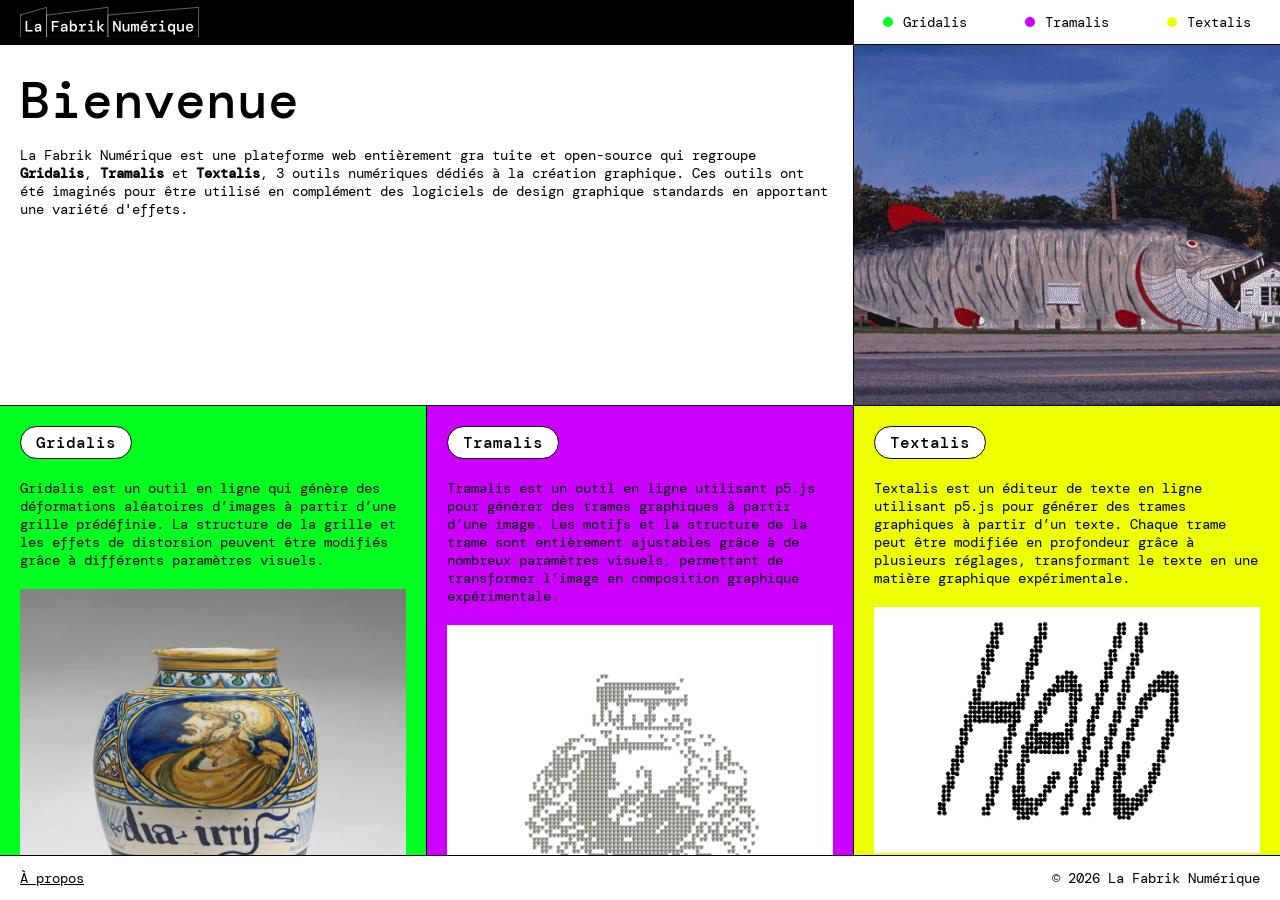
<file: index.html>
<!DOCTYPE html>
<html lang="fr">
<head>
  <meta charset="UTF-8" />
  <meta name="viewport" content="width=device-width, initial-scale=1.0"/>
  <title>La Fabrik Numérique</title>
  <link rel="icon" type="image/x-icon" href="img/Favicon-La-Fabrik-Numerique.svg">

  <link rel="stylesheet" href="reset.css">
    <link rel="stylesheet" href="styles.css">
    <link rel="preconnect" href="https://fonts.googleapis.com">
    <link rel="preconnect" href="https://fonts.gstatic.com" crossorigin>
    <link href="https://fonts.googleapis.com/css2?family=DM+Mono:ital,wght@0,300;0,400;0,500;1,300;1,400;1,500&display=swap" rel="stylesheet">

  <style>
    html, body {
      padding: 0;
      overflow: visible;
      width: 100%;
      height: 100%;
      background: white;
    }


    span {
        display: block;
        font-size: 14px;
    }

    

    a {
      text-decoration: none;
    }

    /* h3::before {
        content: '';
        display: inline-block;
        width: clamp(5px, 10px, 20px);
        height: clamp(5px, 10px, 20px);
        border-radius: 20px;
        border: 5px solid var(--black);
        background-color: transparent;
    } */

    #box1 {
        background-color: var(--green);
        border-top: 1px solid black;
    }

    #box2 {
        background-color: var(--purple);
        border: 1px solid black;
        border-bottom: none;
    }

    #box3 {
        background-color: var(--yellow);
        border-top: 1px solid black;
    }

    .box {
      /* width: 500px; */
      display: flex;
      flex-direction: column;
      gap: 20px;
      /* height: 100%; */
      overflow: scroll;
      /* position: absolute; */
      /* cursor: grab; */
      /* user-select: none; */
      z-index: 5;
      padding: 20px;
      /* box-shadow: 10px 5px 5px var(--green); */
      /* border-radius: 10px; */
      /* box-shadow: 0 10px 25px rgba(0,0,0,0.15); */
        

    }

    .img-container {
        width: 100%;
        display: flex;
        flex-direction: column;
        gap: 10px;
    }

    .img-container img {
    /* flex: 1; */  
    /* width: 0; */
    /* object-fit: cover; */
    } 

    /* .box:active   {
      cursor: grabbing;
      background-color: var(--dark-grey);
    } */

    #box-container {
        position: absolute;
        bottom: 5%;
        display: flex;
        flex-direction: row;
        /* gap: 20px; */
        width: 100%;
        height: 50vh;
    }


    #box-container > div {
    flex: 1;        /* 👉 même largeur */
    width: 0;       /* évite que le contenu casse l'équilibre */
    object-fit: cover; /* optionnel : évite déformation */
    }

    #homepage-informations {
        display: flex;
        flex-direction: row;
        /* gap: 20px;
        padding: 30px; */
        background-color: var(--white);
        height: 40vh;
    }

    #left-part {
        /* width: 50%; */
        flex: 2; 
    }

    #right-part {
        /* width: 30%; */
        flex: 1; 
        background-color: var(--white);
        overflow: hidden;
        border-left: 1px solid black;
    }

     #right-part img {
        width: 100%;
        height: 100%;
        object-fit: cover;
        /* mix-blend-mode: multiply; */
    }


  </style>
</head>

<body>

<header>
  <a href="index.html" class="logo">
    <svg viewBox="0 0 1970 339" version="1.1" xmlns="http://www.w3.org/2000/svg" xmlns:xlink="http://www.w3.org/1999/xlink" xml:space="preserve" xmlns:serif="http://www.serif.com/" style="fill-rule:evenodd;clip-rule:evenodd;stroke-linecap:round;stroke-miterlimit:1.5;">
          <g transform="matrix(1,0,0,1,-107.804105,-1451.975869)">
              <g transform="matrix(1,0,0,1,-780.661745,104.195165)">
                  <g transform="matrix(1,0,0,1,47.599738,0)">
                      <g transform="matrix(1.39383,0,0,0.135647,244.991637,1331.526086)">
                          <path d="M471.983,2109.515L471.983,1249.438L484.658,1249.438L484.658,1992.791L525.912,1992.791L525.912,2109.515L471.983,2109.515Z" style="fill:white;fill-rule:nonzero;"/>
                      </g>
                      <g transform="matrix(1.39383,0,0,0.135647,244.991637,1331.526086)">
                          <path d="M564.534,2124.26C559.831,2124.26 555.885,2115.864 552.696,2099.072C549.508,2082.28 547.116,2059.754 545.522,2031.494C543.928,2003.234 543.13,1972.313 543.13,1938.729C543.13,1878.933 545.263,1832.243 549.528,1798.659C553.792,1765.075 559.831,1748.283 567.643,1748.283L582.949,1748.283L582.949,1734.767C582.949,1643.026 578.803,1597.155 570.513,1597.155C567.085,1597.155 564.195,1604.732 561.844,1619.885C559.492,1635.039 557.918,1659.408 557.121,1692.992L544.446,1692.992C545.083,1629.101 547.774,1578.52 552.517,1541.25C557.26,1503.98 563.259,1485.345 570.513,1485.345C579.282,1485.345 585.659,1507.461 589.645,1551.694C593.631,1595.926 595.624,1656.951 595.624,1734.767L595.624,2109.515L584.862,2109.515L583.786,2019.822L582.949,2019.822C581.195,2048.491 579.003,2073.064 576.372,2093.543C573.741,2114.021 569.795,2124.26 564.534,2124.26ZM566.926,2014.907C572.107,2014.907 575.993,1998.729 578.584,1966.374C581.175,1934.019 582.59,1892.858 582.829,1842.891L568.958,1842.891C564.415,1842.891 561.206,1850.468 559.333,1865.622C557.459,1880.776 556.523,1901.868 556.523,1928.899C556.523,1955.93 557.459,1977.022 559.333,1992.176C561.206,2007.33 563.737,2014.907 566.926,2014.907Z" style="fill:white;fill-rule:nonzero;"/>
                      </g>
                  </g>
              </g>
              <g transform="matrix(1,0,0,1,-413.625984,104.195165)">
                  <g transform="matrix(1.39383,0,0,0.135647,-86.268862,1331.526086)">
                      <path d="M687.576,2109.515L687.576,1249.438L741.265,1249.438L741.265,1371.077L700.251,1371.077L700.251,1634.015L734.689,1634.015L734.689,1748.283L700.251,1748.283L700.251,2109.515L687.576,2109.515Z" style="fill:white;fill-rule:nonzero;"/>
                  </g>
                  <g transform="matrix(1.39383,0,0,0.135647,-86.268862,1331.526086)">
                      <path d="M779.768,2124.26C775.065,2124.26 771.119,2115.864 767.931,2099.072C764.742,2082.28 762.35,2059.754 760.756,2031.494C759.162,2003.234 758.365,1972.313 758.365,1938.729C758.365,1878.933 760.497,1832.243 764.762,1798.659C769.027,1765.075 775.065,1748.283 782.877,1748.283L798.183,1748.283L798.183,1734.767C798.183,1643.026 794.038,1597.155 785.747,1597.155C782.319,1597.155 779.43,1604.732 777.078,1619.885C774.726,1635.039 773.152,1659.408 772.355,1692.992L759.68,1692.992C760.318,1629.101 763.008,1578.52 767.751,1541.25C772.494,1503.98 778.493,1485.345 785.747,1485.345C794.516,1485.345 800.893,1507.461 804.879,1551.694C808.865,1595.926 810.858,1656.951 810.858,1734.767L810.858,2109.515L800.096,2109.515L799.02,2019.822L798.183,2019.822C796.429,2048.491 794.237,2073.064 791.606,2093.543C788.976,2114.021 785.03,2124.26 779.768,2124.26ZM782.16,2014.907C787.341,2014.907 791.228,1998.729 793.818,1966.374C796.409,1934.019 797.824,1892.858 798.063,1842.891L784.193,1842.891C779.649,1842.891 776.44,1850.468 774.567,1865.622C772.694,1880.776 771.757,1901.868 771.757,1928.899C771.757,1955.93 772.694,1977.022 774.567,1992.176C776.44,2007.33 778.971,2014.907 782.16,2014.907Z" style="fill:white;fill-rule:nonzero;"/>
                  </g>
                  <g transform="matrix(1.39383,0,0,0.135647,-86.268862,1331.526086)">
                      <path d="M860.123,2124.26C855.738,2124.26 852.051,2115.044 849.062,2096.614C846.073,2078.184 843.781,2052.586 842.186,2019.822L841.469,2019.822L840.393,2109.515L829.511,2109.515L829.511,1224.864L842.186,1224.864L842.186,1578.725C843.621,1554.151 845.893,1532.444 849.002,1513.604C852.111,1494.765 855.818,1485.345 860.123,1485.345C865.065,1485.345 869.489,1497.427 873.395,1521.591C877.301,1545.755 880.39,1581.592 882.662,1629.101C884.934,1676.61 886.07,1735.177 886.07,1804.802C886.07,1874.428 884.934,1932.995 882.662,1980.504C880.39,2028.013 877.301,2063.849 873.395,2088.013C869.489,2112.178 865.065,2124.26 860.123,2124.26ZM857.492,2000.163C862.036,2000.163 865.802,1983.985 868.792,1951.63C871.781,1919.274 873.276,1870.741 873.276,1806.031C873.276,1740.501 871.781,1691.354 868.792,1658.589C865.802,1625.824 862.036,1609.442 857.492,1609.442C852.948,1609.442 849.181,1625.619 846.192,1657.975C843.203,1690.33 841.708,1739.272 841.708,1804.802C841.708,1869.513 843.203,1918.251 846.192,1951.015C849.181,1983.78 852.948,2000.163 857.492,2000.163Z" style="fill:white;fill-rule:nonzero;"/>
                  </g>
                  <g transform="matrix(1.39383,0,0,0.135647,-86.268862,1331.526086)">
                      <path d="M901.974,2109.515L901.974,1996.477L916.442,1996.477L916.442,1653.674C916.442,1626.643 915.167,1613.128 912.616,1613.128L903.169,1613.128L903.169,1500.089L917.399,1500.089C920.667,1500.089 923.338,1509.714 925.41,1528.963C927.483,1548.212 928.519,1575.039 928.519,1609.442L928.519,1624.186L929.117,1624.186C929.994,1578.315 931.887,1543.707 934.797,1520.362C937.707,1497.017 941.951,1485.345 947.532,1485.345L956.739,1485.345L956.739,1622.957L943.825,1622.957C939.121,1622.957 935.494,1639.749 932.943,1673.333C930.393,1706.917 929.117,1747.054 929.117,1793.744L929.117,1996.477L947.532,1996.477L947.532,2109.515L901.974,2109.515Z" style="fill:white;fill-rule:nonzero;"/>
                  </g>
                  <g transform="matrix(1.39383,0,0,0.135647,-86.268862,1331.526086)">
                      <path d="M999.188,1406.709C996.398,1406.709 994.066,1397.494 992.193,1379.064C990.319,1360.634 989.383,1337.903 989.383,1310.872C989.383,1283.841 990.319,1261.315 992.193,1243.294C994.066,1225.274 996.398,1216.263 999.188,1216.263C1002.058,1216.263 1004.429,1225.274 1006.302,1243.294C1008.176,1261.315 1009.112,1283.841 1009.112,1310.872C1009.112,1337.903 1008.176,1360.634 1006.302,1379.064C1004.429,1397.494 1002.058,1406.709 999.188,1406.709ZM975.392,2109.515L975.392,1996.477L994.046,1996.477L994.046,1653.674C994.046,1626.643 992.771,1613.128 990.22,1613.128L977.066,1613.128L977.066,1500.089L992.492,1500.089C997.434,1500.089 1001.041,1511.761 1003.313,1535.106C1005.585,1558.451 1006.721,1595.517 1006.721,1646.302L1006.721,1996.477L1025.375,1996.477L1025.375,2109.515L975.392,2109.515Z" style="fill:white;fill-rule:nonzero;"/>
                  </g>
                  <g transform="matrix(1.39383,0,0,0.135647,-86.268862,1331.526086)">
                      <path d="M1047.974,2109.515L1047.974,1224.864L1060.649,1224.864L1060.649,1755.655L1083.368,1500.089L1099.272,1500.089L1074.52,1770.399L1074.52,1780.229L1102.5,2109.515L1087.075,2109.515L1060.649,1796.201L1060.649,2109.515L1047.974,2109.515Z" style="fill:white;fill-rule:nonzero;"/>
                  </g>
              </g>
              <g transform="matrix(1,0,0,1,-135.558071,104.195165)">
                  <g transform="matrix(1.39383,0,0,0.135647,-383.894846,1331.526086)">
                      <path d="M1185.844,2109.515L1185.844,1249.438L1198.279,1249.438L1233.315,1879.752L1233.315,1249.438L1245.392,1249.438L1245.392,2109.515L1232.956,2109.515L1197.921,1479.201L1197.921,2109.515L1185.844,2109.515Z" style="fill:white;fill-rule:nonzero;"/>
                  </g>
                  <g transform="matrix(1.39383,0,0,0.135647,-383.894846,1331.526086)">
                      <path d="M1282.101,2124.26C1274.927,2124.26 1269.486,2101.529 1265.779,2056.068C1262.072,2010.606 1260.219,1944.462 1260.219,1857.636L1260.219,1500.089L1272.894,1500.089L1272.894,1841.663C1272.894,1891.629 1273.95,1930.742 1276.063,1959.002C1278.175,1987.261 1281.424,2001.391 1285.808,2001.391C1290.192,2001.391 1293.859,1986.238 1296.809,1955.93C1299.758,1925.623 1301.233,1881.8 1301.233,1824.461L1301.233,1500.089L1313.908,1500.089L1313.908,2109.515L1302.907,2109.515L1301.831,2018.593L1301.233,2018.593C1299.639,2048.081 1297.168,2073.064 1293.82,2093.543C1290.471,2114.021 1286.565,2124.26 1282.101,2124.26Z" style="fill:white;fill-rule:nonzero;"/>
                  </g>
                  <g transform="matrix(1.39383,0,0,0.135647,-383.894846,1331.526086)">
                      <path d="M1326.224,2109.515L1326.224,1500.089L1336.747,1500.089L1337.823,1571.353L1338.421,1571.353C1339.457,1545.96 1341.052,1525.277 1343.204,1509.304C1345.356,1493.331 1347.907,1485.345 1350.857,1485.345C1353.726,1485.345 1356.237,1492.717 1358.39,1507.461C1360.542,1522.205 1362.136,1543.502 1363.173,1571.353L1363.651,1571.353C1364.687,1546.779 1366.322,1526.301 1368.554,1509.918C1370.786,1493.536 1373.536,1485.345 1376.804,1485.345C1381.189,1485.345 1384.517,1500.089 1386.789,1529.577C1389.061,1559.066 1390.197,1600.431 1390.197,1653.674L1390.197,2109.515L1378,2109.515L1378,1679.477C1378,1654.903 1377.502,1635.449 1376.505,1621.114C1375.509,1606.78 1373.935,1599.612 1371.782,1599.612C1369.63,1599.612 1367.856,1608.213 1366.461,1625.415C1365.066,1642.616 1364.369,1666.78 1364.369,1697.907L1364.369,2109.515L1352.052,2109.515L1352.052,1679.477C1352.052,1654.903 1351.574,1635.449 1350.617,1621.114C1349.661,1606.78 1348.106,1599.612 1345.954,1599.612C1343.802,1599.612 1342.008,1608.213 1340.573,1625.415C1339.138,1642.616 1338.421,1666.78 1338.421,1697.907L1338.421,2109.515L1326.224,2109.515Z" style="fill:white;fill-rule:nonzero;"/>
                  </g>
                  <g transform="matrix(1.39383,0,0,0.135647,-383.894846,1331.526086)">
                      <path d="M1431.569,2124.26C1425.83,2124.26 1420.768,2110.949 1416.383,2084.327C1411.999,2057.706 1408.571,2020.641 1406.1,1973.132C1403.629,1925.623 1402.393,1870.332 1402.393,1807.26C1402.393,1743.368 1403.609,1687.258 1406.04,1638.93C1408.472,1590.602 1411.899,1552.922 1416.324,1525.891C1420.748,1498.86 1425.87,1485.345 1431.689,1485.345C1437.429,1485.345 1442.371,1498.656 1446.516,1525.277C1450.662,1551.898 1453.87,1587.325 1456.142,1631.558C1458.414,1675.791 1459.55,1724.528 1459.55,1777.771L1459.55,1804.188C1459.55,1813.608 1459.51,1824.052 1459.43,1835.519L1414.829,1835.519C1415.228,1892.039 1417.021,1934.838 1420.21,1963.917C1423.399,1992.995 1427.145,2007.535 1431.45,2007.535C1435.197,2007.535 1438.166,1999.548 1440.358,1983.575C1442.55,1967.603 1444.165,1945.691 1445.201,1917.841L1457.995,1917.841C1456.561,1975.999 1453.571,2024.941 1449.027,2064.668C1444.484,2104.396 1438.664,2124.26 1431.569,2124.26ZM1431.569,1598.384C1427.663,1598.384 1424.196,1610.466 1421.166,1634.63C1418.137,1658.794 1416.184,1692.583 1415.307,1735.996L1446.875,1735.996C1446.556,1695.04 1445.002,1661.865 1442.212,1636.473C1439.422,1611.08 1435.874,1598.384 1431.569,1598.384ZM1424.395,1453.399L1424.395,1342.818L1450.462,1203.977L1450.462,1325.616L1424.395,1453.399Z" style="fill:white;fill-rule:nonzero;"/>
                  </g>
                  <g transform="matrix(1.39383,0,0,0.135647,-383.894846,1331.526086)">
                      <path d="M1475.932,2109.515L1475.932,1996.477L1490.4,1996.477L1490.4,1653.674C1490.4,1626.643 1489.125,1613.128 1486.574,1613.128L1477.127,1613.128L1477.127,1500.089L1491.357,1500.089C1494.625,1500.089 1497.296,1509.714 1499.368,1528.963C1501.441,1548.212 1502.477,1575.039 1502.477,1609.442L1502.477,1624.186L1503.075,1624.186C1503.952,1578.315 1505.845,1543.707 1508.755,1520.362C1511.665,1497.017 1515.909,1485.345 1521.49,1485.345L1530.697,1485.345L1530.697,1622.957L1517.783,1622.957C1513.079,1622.957 1509.452,1639.749 1506.901,1673.333C1504.351,1706.917 1503.075,1747.054 1503.075,1793.744L1503.075,1996.477L1521.49,1996.477L1521.49,2109.515L1475.932,2109.515Z" style="fill:white;fill-rule:nonzero;"/>
                  </g>
                  <g transform="matrix(1.39383,0,0,0.135647,-383.894846,1331.526086)">
                      <path d="M1573.146,1406.709C1570.356,1406.709 1568.024,1397.494 1566.151,1379.064C1564.277,1360.634 1563.341,1337.903 1563.341,1310.872C1563.341,1283.841 1564.277,1261.315 1566.151,1243.294C1568.024,1225.274 1570.356,1216.263 1573.146,1216.263C1576.016,1216.263 1578.387,1225.274 1580.26,1243.294C1582.134,1261.315 1583.07,1283.841 1583.07,1310.872C1583.07,1337.903 1582.134,1360.634 1580.26,1379.064C1578.387,1397.494 1576.016,1406.709 1573.146,1406.709ZM1549.35,2109.515L1549.35,1996.477L1568.004,1996.477L1568.004,1653.674C1568.004,1626.643 1566.729,1613.128 1564.178,1613.128L1551.024,1613.128L1551.024,1500.089L1566.45,1500.089C1571.392,1500.089 1574.999,1511.761 1577.271,1535.106C1579.543,1558.451 1580.679,1595.517 1580.679,1646.302L1580.679,1996.477L1599.333,1996.477L1599.333,2109.515L1549.35,2109.515Z" style="fill:white;fill-rule:nonzero;"/>
                  </g>
                  <g transform="matrix(1.39383,0,0,0.135647,-383.894846,1331.526086)">
                      <path d="M1661.87,2379.825L1661.87,2030.88C1660.355,2056.272 1658.203,2078.184 1655.413,2096.614C1652.623,2115.044 1648.916,2124.26 1644.293,2124.26C1639.43,2124.26 1634.986,2112.178 1630.96,2088.013C1626.934,2063.849 1623.746,2028.013 1621.394,1980.504C1619.042,1932.995 1617.867,1874.428 1617.867,1804.802C1617.867,1734.358 1619.042,1675.586 1621.394,1628.486C1623.746,1581.387 1626.875,1545.755 1630.781,1521.591C1634.687,1497.427 1638.912,1485.345 1643.456,1485.345C1648.159,1485.345 1651.985,1494.56 1654.935,1512.99C1657.884,1531.42 1660.196,1556.199 1661.87,1587.325L1662.588,1587.325L1663.664,1500.089L1674.545,1500.089L1674.545,2379.825L1661.87,2379.825ZM1646.565,2000.163C1651.108,2000.163 1654.875,1983.78 1657.864,1951.015C1660.854,1918.251 1662.348,1869.513 1662.348,1804.802C1662.348,1739.272 1660.854,1690.33 1657.864,1657.975C1654.875,1625.619 1651.108,1609.442 1646.565,1609.442C1642.021,1609.442 1638.254,1625.415 1635.265,1657.36C1632.275,1689.306 1630.781,1738.044 1630.781,1803.573C1630.781,1869.103 1632.275,1918.251 1635.265,1951.015C1638.254,1983.78 1642.021,2000.163 1646.565,2000.163Z" style="fill:white;fill-rule:nonzero;"/>
                  </g>
                  <g transform="matrix(1.39383,0,0,0.135647,-383.894846,1331.526086)">
                      <path d="M1712.57,2124.26C1705.395,2124.26 1699.955,2101.529 1696.248,2056.068C1692.541,2010.606 1690.688,1944.462 1690.688,1857.636L1690.688,1500.089L1703.362,1500.089L1703.362,1841.663C1703.362,1891.629 1704.419,1930.742 1706.531,1959.002C1708.644,1987.261 1711.892,2001.391 1716.277,2001.391C1720.661,2001.391 1724.328,1986.238 1727.277,1955.93C1730.227,1925.623 1731.702,1881.8 1731.702,1824.461L1731.702,1500.089L1744.377,1500.089L1744.377,2109.515L1733.376,2109.515L1732.3,2018.593L1731.702,2018.593C1730.107,2048.081 1727.636,2073.064 1724.288,2093.543C1720.94,2114.021 1717.034,2124.26 1712.57,2124.26Z" style="fill:white;fill-rule:nonzero;"/>
                  </g>
                  <g transform="matrix(1.39383,0,0,0.135647,-383.894846,1331.526086)">
                      <path d="M1790.293,2124.26C1784.554,2124.26 1779.492,2110.949 1775.107,2084.327C1770.723,2057.706 1767.295,2020.641 1764.824,1973.132C1762.353,1925.623 1761.117,1870.332 1761.117,1807.26C1761.117,1743.368 1762.333,1687.258 1764.764,1638.93C1767.195,1590.602 1770.623,1552.922 1775.047,1525.891C1779.472,1498.86 1784.593,1485.345 1790.413,1485.345C1796.152,1485.345 1801.095,1498.656 1805.24,1525.277C1809.385,1551.898 1812.594,1587.325 1814.866,1631.558C1817.138,1675.791 1818.274,1724.528 1818.274,1777.771L1818.274,1804.188C1818.274,1813.608 1818.234,1824.052 1818.154,1835.519L1773.553,1835.519C1773.951,1892.039 1775.745,1934.838 1778.934,1963.917C1782.122,1992.995 1785.869,2007.535 1790.174,2007.535C1793.92,2007.535 1796.89,1999.548 1799.082,1983.575C1801.274,1967.603 1802.888,1945.691 1803.925,1917.841L1816.719,1917.841C1815.284,1975.999 1812.295,2024.941 1807.751,2064.668C1803.207,2104.396 1797.388,2124.26 1790.293,2124.26ZM1790.293,1598.384C1786.387,1598.384 1782.919,1610.466 1779.89,1634.63C1776.861,1658.794 1774.908,1692.583 1774.031,1735.996L1805.599,1735.996C1805.28,1695.04 1803.725,1661.865 1800.935,1636.473C1798.145,1611.08 1794.598,1598.384 1790.293,1598.384Z" style="fill:white;fill-rule:nonzero;"/>
                  </g>
              </g>
              <g transform="matrix(1,0,0,1,24.664698,461.678645)">
                  <path d="M86.895,1079.023L86.895,1324.693L375.571,1324.693L375.571,994.053L86.895,1079.023Z" style="fill:none;stroke:white;stroke-width:4.17px;"/>
              </g>
              <g transform="matrix(1,0,0,1,-157.333333,461.678645)">
                  <path d="M557.569,1079.023L557.569,1324.693L1232.908,1324.693L1232.908,994.053L557.569,1079.023Z" style="fill:none;stroke:white;stroke-width:4.17px;"/>
              </g>
              <g transform="matrix(1,0,0,1,-157.333333,461.678645)">
                  <path d="M1232.908,1324.693L1232.908,1079.023L2230.538,994.053L2230.538,1324.693L1232.908,1324.693Z" style="fill:none;stroke:white;stroke-width:4.17px;"/>
              </g>
          </g>
    </svg>
  </a>
  <div id="navigation">
  <div class="divider"></div>
    <a href="Gridalis.html">Gridalis</a>
  <div class="divider"></div>
    <a href="Tramalis.html">Tramalis</a>
  <div class="divider"></div>
    <a href="Textalis.html">Textalis</a>
  </div>
</header>

    <div id="homepage-informations">
        <div id="left-part">
            <div class="inner">
                <h1>Bienvenue</h1>
                <p>La Fabrik Numérique est une plateforme web entièrement gra tuite et open-source qui regroupe <strong>Gridalis</strong>, <strong>Tramalis</strong> et <strong>Textalis</strong>, 3 outils numériques dédiés à la création graphique. Ces outils ont été imaginés pour être utilisé en complément des logiciels de design graphique standards en apportant une variété d'effets.</p>            
              </div>
        </div>
        <div id="right-part">
          <!-- <video src="img/Video-Presentation-La-Fabrik-Numerique.mp4"></video> -->
            <img src="img/Video-Presentation-La-Fabrik-Numerique.gif">
        </div>
    </div>


    <div id="box-container">
  <div class="box" id="box1">
    <a href="Gridalis.html">
      <h3>Gridalis</h3>
    </a>
    <p>Gridalis est un outil en ligne qui génère des déformations aléatoires d’images à partir d’une grille prédéfinie. La structure de la grille et les effets de distorsion peuvent être modifiés grâce à différents paramètres visuels.</p>
    <div class="img-container">
        <img src="img/Image-presentation-gridalis.png" alt="">
    </div>
    <ul>
      <li>Importer un image pour commencer à créer [.jpg, .png, ou .tiff].</li>
      <li>Définir les paramètres de la grille.</li>
      <li>Fusionner les cellules souhaitées.</li>
      <li>Définir la force de la déformation.</li>
      <li>Appliquer la déformation aléatoire de la grille.</li>
      <li>Exporter le résultat en PNG.</li>

    </ul>
    <a href="Gridalis.html">
        <button class="btn btn1">Essayer l'outil</button>
    </a>
</div>
  <div class="box" id="box2">
    <a href="Tramalis.html">
      <h3>Tramalis</h3>
    </a>
    <p>Tramalis est un outil en ligne utilisant p5.js pour générer des trames graphiques à partir d’une image. Les motifs et la structure de la trame sont entièrement ajustables grâce à de nombreux paramètres visuels, permettant de transformer l’image en composition graphique expérimentale.</p>
    <div class="img-container">
        <img src="img/Image-presentation-tramalis.png" alt="">
    </div>
    <ul>
      <li>Importer un image pour commencer à créer [.jpg, .png, ou .tiff].</li>
      <li>Choisir le motif de la trame.</li>
      <li>Définir les paramètres du motif.</li> 
      <li>Exporter le résultat en PNG ou en SVG.</li>
    </ul>
    <a href="Tramalis.html">
        <button class="btn btn1">Essayer l'outil</button>
    </a>
  </div>
  <div class="box" id="box3">
    <a href="Textalis.html">
      <h3>Textalis</h3>
    </a>
    <p>Textalis est un éditeur de texte en ligne utilisant p5.js pour générer des trames graphiques à partir d’un texte. Chaque trame peut être modifiée en profondeur grâce à plusieurs réglages, transformant le texte en une matière graphique expérimentale.</p>
    <div class="img-container">
        <img src="img/Image-presentation-textalis.png" alt="">
    </div>
    <ul>
      <li>Écrire le texte souhaité.</li>  
      <li>Choisir le style de la police ou importer une police personnalisée.</li>
      <li>Définir les paramètres de la police.</li>
      <li>Choisir le motif de la trame.</li>
      <li>Définir les paramètres du motif.</li>
      <li>Exporter le résultat en PNG ou en SVG.</li>
    </ul>
    <a href="Textalis.html">
        <button class="btn btn1">Essayer l'outil</button>
    </a>
  </div>
  </div>

  <footer>
    <a href="about.html">À propos</a>
    <p>© 2026 La Fabrik Numérique</p>
  </footer>

  <!-- <script>
    const boxes = document.querySelectorAll(".box");

    let zIndexCounter = 1;

    boxes.forEach(box => {
    box.addEventListener("mousedown", () => {
        zIndexCounter++;
        box.style.zIndex = zIndexCounter; // 👉 toujours au-dessus des autres
    });
    });

    function randomPosition(el) {
  const padding = 0; // 👉 important pour collage parfait

  const x = Math.random() * (window.innerWidth - el.offsetWidth);

  // 👉 forcer exactement le bas du viewport
  const y = window.innerHeight - el.getBoundingClientRect().height;

  el.style.left = x + "px";
  el.style.top = y + "px";
}

    boxes.forEach(box => {
      randomPosition(box);

      let offsetX, offsetY, isDragging = false;

      box.addEventListener("mousedown", (e) => {
        isDragging = true;
        offsetX = e.clientX - box.offsetLeft;
        offsetY = e.clientY - box.offsetTop;
      });

      document.addEventListener("mousemove", (e) => {
        if (!isDragging) return;

        let x = e.clientX - offsetX;
        let y = e.clientY - offsetY;

        // limites écran
        x = Math.max(0, Math.min(window.innerWidth - box.offsetWidth, x));
        y = Math.max(0, Math.min(window.innerHeight - box.offsetHeight, y));

        box.style.left = x + "px";
        box.style.top = y + "px";
      });

      document.addEventListener("mouseup", () => {
        isDragging = false;
      });

      // support tactile
      box.addEventListener("touchstart", (e) => {
        isDragging = true;
        const touch = e.touches[0];
        offsetX = touch.clientX - box.offsetLeft;
        offsetY = touch.clientY - box.offsetTop;
      });

      document.addEventListener("touchmove", (e) => {
        if (!isDragging) return;

        const touch = e.touches[0];
        let x = touch.clientX - offsetX;
        let y = touch.clientY - offsetY;

        x = Math.max(0, Math.min(window.innerWidth - box.offsetWidth, x));
        y = Math.max(0, Math.min(window.innerHeight - box.offsetHeight, y));

        box.style.left = x + "px";
        box.style.top = y + "px";
      });

      document.addEventListener("touchend", () => {
        isDragging = false;
      });
    });

    window.addEventListener("resize", () => {
      boxes.forEach(randomPosition);
    });


    
  </script> -->

</body>
</html>
</file>
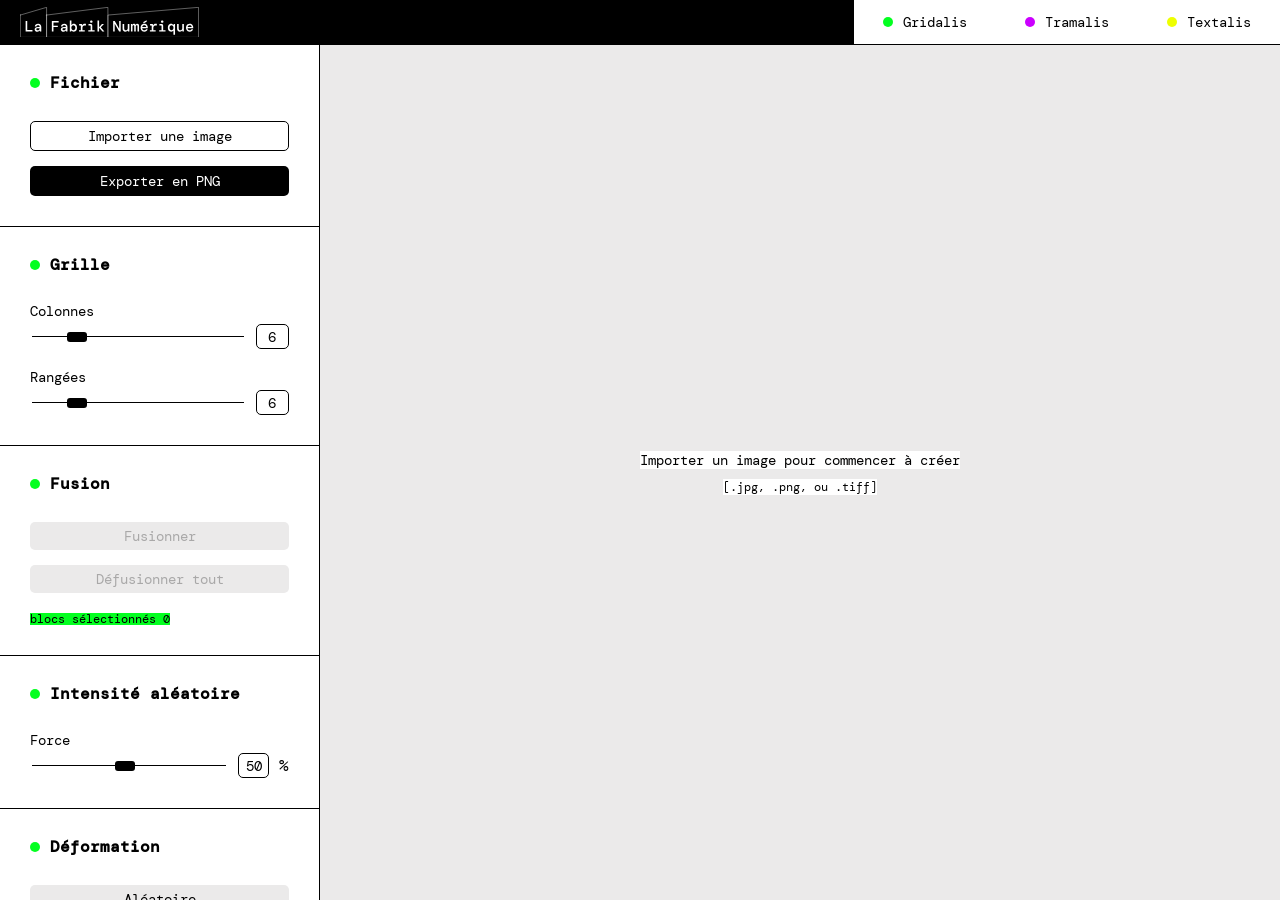
<file: Gridalis.html>
<!DOCTYPE html>
<html lang="fr">
<head>
<meta charset="UTF-8">
<meta name="viewport" content="width=device-width, initial-scale=1.0">
<title>Gridalis</title>
<link rel="icon" type="image/x-icon" href="img/Favicon-La-Fabrik-Numerique.svg">
<link rel="stylesheet" href="reset.css">
<link rel="stylesheet" href="styles.css">
<link rel="preconnect" href="https://fonts.googleapis.com">
<link rel="preconnect" href="https://fonts.gstatic.com" crossorigin>
<link href="https://fonts.googleapis.com/css2?family=DM+Mono:ital,wght@0,300;0,400;0,500;1,300;1,400;1,500&display=swap" rel="stylesheet">
</head>
<body>



<header>
  <a href="index.html" class="logo">
    <svg viewBox="0 0 1970 339" version="1.1" xmlns="http://www.w3.org/2000/svg" xmlns:xlink="http://www.w3.org/1999/xlink" xml:space="preserve" xmlns:serif="http://www.serif.com/" style="fill-rule:evenodd;clip-rule:evenodd;stroke-linecap:round;stroke-miterlimit:1.5;">
          <g transform="matrix(1,0,0,1,-107.804105,-1451.975869)">
              <g transform="matrix(1,0,0,1,-780.661745,104.195165)">
                  <g transform="matrix(1,0,0,1,47.599738,0)">
                      <g transform="matrix(1.39383,0,0,0.135647,244.991637,1331.526086)">
                          <path d="M471.983,2109.515L471.983,1249.438L484.658,1249.438L484.658,1992.791L525.912,1992.791L525.912,2109.515L471.983,2109.515Z" style="fill:white;fill-rule:nonzero;"/>
                      </g>
                      <g transform="matrix(1.39383,0,0,0.135647,244.991637,1331.526086)">
                          <path d="M564.534,2124.26C559.831,2124.26 555.885,2115.864 552.696,2099.072C549.508,2082.28 547.116,2059.754 545.522,2031.494C543.928,2003.234 543.13,1972.313 543.13,1938.729C543.13,1878.933 545.263,1832.243 549.528,1798.659C553.792,1765.075 559.831,1748.283 567.643,1748.283L582.949,1748.283L582.949,1734.767C582.949,1643.026 578.803,1597.155 570.513,1597.155C567.085,1597.155 564.195,1604.732 561.844,1619.885C559.492,1635.039 557.918,1659.408 557.121,1692.992L544.446,1692.992C545.083,1629.101 547.774,1578.52 552.517,1541.25C557.26,1503.98 563.259,1485.345 570.513,1485.345C579.282,1485.345 585.659,1507.461 589.645,1551.694C593.631,1595.926 595.624,1656.951 595.624,1734.767L595.624,2109.515L584.862,2109.515L583.786,2019.822L582.949,2019.822C581.195,2048.491 579.003,2073.064 576.372,2093.543C573.741,2114.021 569.795,2124.26 564.534,2124.26ZM566.926,2014.907C572.107,2014.907 575.993,1998.729 578.584,1966.374C581.175,1934.019 582.59,1892.858 582.829,1842.891L568.958,1842.891C564.415,1842.891 561.206,1850.468 559.333,1865.622C557.459,1880.776 556.523,1901.868 556.523,1928.899C556.523,1955.93 557.459,1977.022 559.333,1992.176C561.206,2007.33 563.737,2014.907 566.926,2014.907Z" style="fill:white;fill-rule:nonzero;"/>
                      </g>
                  </g>
              </g>
              <g transform="matrix(1,0,0,1,-413.625984,104.195165)">
                  <g transform="matrix(1.39383,0,0,0.135647,-86.268862,1331.526086)">
                      <path d="M687.576,2109.515L687.576,1249.438L741.265,1249.438L741.265,1371.077L700.251,1371.077L700.251,1634.015L734.689,1634.015L734.689,1748.283L700.251,1748.283L700.251,2109.515L687.576,2109.515Z" style="fill:white;fill-rule:nonzero;"/>
                  </g>
                  <g transform="matrix(1.39383,0,0,0.135647,-86.268862,1331.526086)">
                      <path d="M779.768,2124.26C775.065,2124.26 771.119,2115.864 767.931,2099.072C764.742,2082.28 762.35,2059.754 760.756,2031.494C759.162,2003.234 758.365,1972.313 758.365,1938.729C758.365,1878.933 760.497,1832.243 764.762,1798.659C769.027,1765.075 775.065,1748.283 782.877,1748.283L798.183,1748.283L798.183,1734.767C798.183,1643.026 794.038,1597.155 785.747,1597.155C782.319,1597.155 779.43,1604.732 777.078,1619.885C774.726,1635.039 773.152,1659.408 772.355,1692.992L759.68,1692.992C760.318,1629.101 763.008,1578.52 767.751,1541.25C772.494,1503.98 778.493,1485.345 785.747,1485.345C794.516,1485.345 800.893,1507.461 804.879,1551.694C808.865,1595.926 810.858,1656.951 810.858,1734.767L810.858,2109.515L800.096,2109.515L799.02,2019.822L798.183,2019.822C796.429,2048.491 794.237,2073.064 791.606,2093.543C788.976,2114.021 785.03,2124.26 779.768,2124.26ZM782.16,2014.907C787.341,2014.907 791.228,1998.729 793.818,1966.374C796.409,1934.019 797.824,1892.858 798.063,1842.891L784.193,1842.891C779.649,1842.891 776.44,1850.468 774.567,1865.622C772.694,1880.776 771.757,1901.868 771.757,1928.899C771.757,1955.93 772.694,1977.022 774.567,1992.176C776.44,2007.33 778.971,2014.907 782.16,2014.907Z" style="fill:white;fill-rule:nonzero;"/>
                  </g>
                  <g transform="matrix(1.39383,0,0,0.135647,-86.268862,1331.526086)">
                      <path d="M860.123,2124.26C855.738,2124.26 852.051,2115.044 849.062,2096.614C846.073,2078.184 843.781,2052.586 842.186,2019.822L841.469,2019.822L840.393,2109.515L829.511,2109.515L829.511,1224.864L842.186,1224.864L842.186,1578.725C843.621,1554.151 845.893,1532.444 849.002,1513.604C852.111,1494.765 855.818,1485.345 860.123,1485.345C865.065,1485.345 869.489,1497.427 873.395,1521.591C877.301,1545.755 880.39,1581.592 882.662,1629.101C884.934,1676.61 886.07,1735.177 886.07,1804.802C886.07,1874.428 884.934,1932.995 882.662,1980.504C880.39,2028.013 877.301,2063.849 873.395,2088.013C869.489,2112.178 865.065,2124.26 860.123,2124.26ZM857.492,2000.163C862.036,2000.163 865.802,1983.985 868.792,1951.63C871.781,1919.274 873.276,1870.741 873.276,1806.031C873.276,1740.501 871.781,1691.354 868.792,1658.589C865.802,1625.824 862.036,1609.442 857.492,1609.442C852.948,1609.442 849.181,1625.619 846.192,1657.975C843.203,1690.33 841.708,1739.272 841.708,1804.802C841.708,1869.513 843.203,1918.251 846.192,1951.015C849.181,1983.78 852.948,2000.163 857.492,2000.163Z" style="fill:white;fill-rule:nonzero;"/>
                  </g>
                  <g transform="matrix(1.39383,0,0,0.135647,-86.268862,1331.526086)">
                      <path d="M901.974,2109.515L901.974,1996.477L916.442,1996.477L916.442,1653.674C916.442,1626.643 915.167,1613.128 912.616,1613.128L903.169,1613.128L903.169,1500.089L917.399,1500.089C920.667,1500.089 923.338,1509.714 925.41,1528.963C927.483,1548.212 928.519,1575.039 928.519,1609.442L928.519,1624.186L929.117,1624.186C929.994,1578.315 931.887,1543.707 934.797,1520.362C937.707,1497.017 941.951,1485.345 947.532,1485.345L956.739,1485.345L956.739,1622.957L943.825,1622.957C939.121,1622.957 935.494,1639.749 932.943,1673.333C930.393,1706.917 929.117,1747.054 929.117,1793.744L929.117,1996.477L947.532,1996.477L947.532,2109.515L901.974,2109.515Z" style="fill:white;fill-rule:nonzero;"/>
                  </g>
                  <g transform="matrix(1.39383,0,0,0.135647,-86.268862,1331.526086)">
                      <path d="M999.188,1406.709C996.398,1406.709 994.066,1397.494 992.193,1379.064C990.319,1360.634 989.383,1337.903 989.383,1310.872C989.383,1283.841 990.319,1261.315 992.193,1243.294C994.066,1225.274 996.398,1216.263 999.188,1216.263C1002.058,1216.263 1004.429,1225.274 1006.302,1243.294C1008.176,1261.315 1009.112,1283.841 1009.112,1310.872C1009.112,1337.903 1008.176,1360.634 1006.302,1379.064C1004.429,1397.494 1002.058,1406.709 999.188,1406.709ZM975.392,2109.515L975.392,1996.477L994.046,1996.477L994.046,1653.674C994.046,1626.643 992.771,1613.128 990.22,1613.128L977.066,1613.128L977.066,1500.089L992.492,1500.089C997.434,1500.089 1001.041,1511.761 1003.313,1535.106C1005.585,1558.451 1006.721,1595.517 1006.721,1646.302L1006.721,1996.477L1025.375,1996.477L1025.375,2109.515L975.392,2109.515Z" style="fill:white;fill-rule:nonzero;"/>
                  </g>
                  <g transform="matrix(1.39383,0,0,0.135647,-86.268862,1331.526086)">
                      <path d="M1047.974,2109.515L1047.974,1224.864L1060.649,1224.864L1060.649,1755.655L1083.368,1500.089L1099.272,1500.089L1074.52,1770.399L1074.52,1780.229L1102.5,2109.515L1087.075,2109.515L1060.649,1796.201L1060.649,2109.515L1047.974,2109.515Z" style="fill:white;fill-rule:nonzero;"/>
                  </g>
              </g>
              <g transform="matrix(1,0,0,1,-135.558071,104.195165)">
                  <g transform="matrix(1.39383,0,0,0.135647,-383.894846,1331.526086)">
                      <path d="M1185.844,2109.515L1185.844,1249.438L1198.279,1249.438L1233.315,1879.752L1233.315,1249.438L1245.392,1249.438L1245.392,2109.515L1232.956,2109.515L1197.921,1479.201L1197.921,2109.515L1185.844,2109.515Z" style="fill:white;fill-rule:nonzero;"/>
                  </g>
                  <g transform="matrix(1.39383,0,0,0.135647,-383.894846,1331.526086)">
                      <path d="M1282.101,2124.26C1274.927,2124.26 1269.486,2101.529 1265.779,2056.068C1262.072,2010.606 1260.219,1944.462 1260.219,1857.636L1260.219,1500.089L1272.894,1500.089L1272.894,1841.663C1272.894,1891.629 1273.95,1930.742 1276.063,1959.002C1278.175,1987.261 1281.424,2001.391 1285.808,2001.391C1290.192,2001.391 1293.859,1986.238 1296.809,1955.93C1299.758,1925.623 1301.233,1881.8 1301.233,1824.461L1301.233,1500.089L1313.908,1500.089L1313.908,2109.515L1302.907,2109.515L1301.831,2018.593L1301.233,2018.593C1299.639,2048.081 1297.168,2073.064 1293.82,2093.543C1290.471,2114.021 1286.565,2124.26 1282.101,2124.26Z" style="fill:white;fill-rule:nonzero;"/>
                  </g>
                  <g transform="matrix(1.39383,0,0,0.135647,-383.894846,1331.526086)">
                      <path d="M1326.224,2109.515L1326.224,1500.089L1336.747,1500.089L1337.823,1571.353L1338.421,1571.353C1339.457,1545.96 1341.052,1525.277 1343.204,1509.304C1345.356,1493.331 1347.907,1485.345 1350.857,1485.345C1353.726,1485.345 1356.237,1492.717 1358.39,1507.461C1360.542,1522.205 1362.136,1543.502 1363.173,1571.353L1363.651,1571.353C1364.687,1546.779 1366.322,1526.301 1368.554,1509.918C1370.786,1493.536 1373.536,1485.345 1376.804,1485.345C1381.189,1485.345 1384.517,1500.089 1386.789,1529.577C1389.061,1559.066 1390.197,1600.431 1390.197,1653.674L1390.197,2109.515L1378,2109.515L1378,1679.477C1378,1654.903 1377.502,1635.449 1376.505,1621.114C1375.509,1606.78 1373.935,1599.612 1371.782,1599.612C1369.63,1599.612 1367.856,1608.213 1366.461,1625.415C1365.066,1642.616 1364.369,1666.78 1364.369,1697.907L1364.369,2109.515L1352.052,2109.515L1352.052,1679.477C1352.052,1654.903 1351.574,1635.449 1350.617,1621.114C1349.661,1606.78 1348.106,1599.612 1345.954,1599.612C1343.802,1599.612 1342.008,1608.213 1340.573,1625.415C1339.138,1642.616 1338.421,1666.78 1338.421,1697.907L1338.421,2109.515L1326.224,2109.515Z" style="fill:white;fill-rule:nonzero;"/>
                  </g>
                  <g transform="matrix(1.39383,0,0,0.135647,-383.894846,1331.526086)">
                      <path d="M1431.569,2124.26C1425.83,2124.26 1420.768,2110.949 1416.383,2084.327C1411.999,2057.706 1408.571,2020.641 1406.1,1973.132C1403.629,1925.623 1402.393,1870.332 1402.393,1807.26C1402.393,1743.368 1403.609,1687.258 1406.04,1638.93C1408.472,1590.602 1411.899,1552.922 1416.324,1525.891C1420.748,1498.86 1425.87,1485.345 1431.689,1485.345C1437.429,1485.345 1442.371,1498.656 1446.516,1525.277C1450.662,1551.898 1453.87,1587.325 1456.142,1631.558C1458.414,1675.791 1459.55,1724.528 1459.55,1777.771L1459.55,1804.188C1459.55,1813.608 1459.51,1824.052 1459.43,1835.519L1414.829,1835.519C1415.228,1892.039 1417.021,1934.838 1420.21,1963.917C1423.399,1992.995 1427.145,2007.535 1431.45,2007.535C1435.197,2007.535 1438.166,1999.548 1440.358,1983.575C1442.55,1967.603 1444.165,1945.691 1445.201,1917.841L1457.995,1917.841C1456.561,1975.999 1453.571,2024.941 1449.027,2064.668C1444.484,2104.396 1438.664,2124.26 1431.569,2124.26ZM1431.569,1598.384C1427.663,1598.384 1424.196,1610.466 1421.166,1634.63C1418.137,1658.794 1416.184,1692.583 1415.307,1735.996L1446.875,1735.996C1446.556,1695.04 1445.002,1661.865 1442.212,1636.473C1439.422,1611.08 1435.874,1598.384 1431.569,1598.384ZM1424.395,1453.399L1424.395,1342.818L1450.462,1203.977L1450.462,1325.616L1424.395,1453.399Z" style="fill:white;fill-rule:nonzero;"/>
                  </g>
                  <g transform="matrix(1.39383,0,0,0.135647,-383.894846,1331.526086)">
                      <path d="M1475.932,2109.515L1475.932,1996.477L1490.4,1996.477L1490.4,1653.674C1490.4,1626.643 1489.125,1613.128 1486.574,1613.128L1477.127,1613.128L1477.127,1500.089L1491.357,1500.089C1494.625,1500.089 1497.296,1509.714 1499.368,1528.963C1501.441,1548.212 1502.477,1575.039 1502.477,1609.442L1502.477,1624.186L1503.075,1624.186C1503.952,1578.315 1505.845,1543.707 1508.755,1520.362C1511.665,1497.017 1515.909,1485.345 1521.49,1485.345L1530.697,1485.345L1530.697,1622.957L1517.783,1622.957C1513.079,1622.957 1509.452,1639.749 1506.901,1673.333C1504.351,1706.917 1503.075,1747.054 1503.075,1793.744L1503.075,1996.477L1521.49,1996.477L1521.49,2109.515L1475.932,2109.515Z" style="fill:white;fill-rule:nonzero;"/>
                  </g>
                  <g transform="matrix(1.39383,0,0,0.135647,-383.894846,1331.526086)">
                      <path d="M1573.146,1406.709C1570.356,1406.709 1568.024,1397.494 1566.151,1379.064C1564.277,1360.634 1563.341,1337.903 1563.341,1310.872C1563.341,1283.841 1564.277,1261.315 1566.151,1243.294C1568.024,1225.274 1570.356,1216.263 1573.146,1216.263C1576.016,1216.263 1578.387,1225.274 1580.26,1243.294C1582.134,1261.315 1583.07,1283.841 1583.07,1310.872C1583.07,1337.903 1582.134,1360.634 1580.26,1379.064C1578.387,1397.494 1576.016,1406.709 1573.146,1406.709ZM1549.35,2109.515L1549.35,1996.477L1568.004,1996.477L1568.004,1653.674C1568.004,1626.643 1566.729,1613.128 1564.178,1613.128L1551.024,1613.128L1551.024,1500.089L1566.45,1500.089C1571.392,1500.089 1574.999,1511.761 1577.271,1535.106C1579.543,1558.451 1580.679,1595.517 1580.679,1646.302L1580.679,1996.477L1599.333,1996.477L1599.333,2109.515L1549.35,2109.515Z" style="fill:white;fill-rule:nonzero;"/>
                  </g>
                  <g transform="matrix(1.39383,0,0,0.135647,-383.894846,1331.526086)">
                      <path d="M1661.87,2379.825L1661.87,2030.88C1660.355,2056.272 1658.203,2078.184 1655.413,2096.614C1652.623,2115.044 1648.916,2124.26 1644.293,2124.26C1639.43,2124.26 1634.986,2112.178 1630.96,2088.013C1626.934,2063.849 1623.746,2028.013 1621.394,1980.504C1619.042,1932.995 1617.867,1874.428 1617.867,1804.802C1617.867,1734.358 1619.042,1675.586 1621.394,1628.486C1623.746,1581.387 1626.875,1545.755 1630.781,1521.591C1634.687,1497.427 1638.912,1485.345 1643.456,1485.345C1648.159,1485.345 1651.985,1494.56 1654.935,1512.99C1657.884,1531.42 1660.196,1556.199 1661.87,1587.325L1662.588,1587.325L1663.664,1500.089L1674.545,1500.089L1674.545,2379.825L1661.87,2379.825ZM1646.565,2000.163C1651.108,2000.163 1654.875,1983.78 1657.864,1951.015C1660.854,1918.251 1662.348,1869.513 1662.348,1804.802C1662.348,1739.272 1660.854,1690.33 1657.864,1657.975C1654.875,1625.619 1651.108,1609.442 1646.565,1609.442C1642.021,1609.442 1638.254,1625.415 1635.265,1657.36C1632.275,1689.306 1630.781,1738.044 1630.781,1803.573C1630.781,1869.103 1632.275,1918.251 1635.265,1951.015C1638.254,1983.78 1642.021,2000.163 1646.565,2000.163Z" style="fill:white;fill-rule:nonzero;"/>
                  </g>
                  <g transform="matrix(1.39383,0,0,0.135647,-383.894846,1331.526086)">
                      <path d="M1712.57,2124.26C1705.395,2124.26 1699.955,2101.529 1696.248,2056.068C1692.541,2010.606 1690.688,1944.462 1690.688,1857.636L1690.688,1500.089L1703.362,1500.089L1703.362,1841.663C1703.362,1891.629 1704.419,1930.742 1706.531,1959.002C1708.644,1987.261 1711.892,2001.391 1716.277,2001.391C1720.661,2001.391 1724.328,1986.238 1727.277,1955.93C1730.227,1925.623 1731.702,1881.8 1731.702,1824.461L1731.702,1500.089L1744.377,1500.089L1744.377,2109.515L1733.376,2109.515L1732.3,2018.593L1731.702,2018.593C1730.107,2048.081 1727.636,2073.064 1724.288,2093.543C1720.94,2114.021 1717.034,2124.26 1712.57,2124.26Z" style="fill:white;fill-rule:nonzero;"/>
                  </g>
                  <g transform="matrix(1.39383,0,0,0.135647,-383.894846,1331.526086)">
                      <path d="M1790.293,2124.26C1784.554,2124.26 1779.492,2110.949 1775.107,2084.327C1770.723,2057.706 1767.295,2020.641 1764.824,1973.132C1762.353,1925.623 1761.117,1870.332 1761.117,1807.26C1761.117,1743.368 1762.333,1687.258 1764.764,1638.93C1767.195,1590.602 1770.623,1552.922 1775.047,1525.891C1779.472,1498.86 1784.593,1485.345 1790.413,1485.345C1796.152,1485.345 1801.095,1498.656 1805.24,1525.277C1809.385,1551.898 1812.594,1587.325 1814.866,1631.558C1817.138,1675.791 1818.274,1724.528 1818.274,1777.771L1818.274,1804.188C1818.274,1813.608 1818.234,1824.052 1818.154,1835.519L1773.553,1835.519C1773.951,1892.039 1775.745,1934.838 1778.934,1963.917C1782.122,1992.995 1785.869,2007.535 1790.174,2007.535C1793.92,2007.535 1796.89,1999.548 1799.082,1983.575C1801.274,1967.603 1802.888,1945.691 1803.925,1917.841L1816.719,1917.841C1815.284,1975.999 1812.295,2024.941 1807.751,2064.668C1803.207,2104.396 1797.388,2124.26 1790.293,2124.26ZM1790.293,1598.384C1786.387,1598.384 1782.919,1610.466 1779.89,1634.63C1776.861,1658.794 1774.908,1692.583 1774.031,1735.996L1805.599,1735.996C1805.28,1695.04 1803.725,1661.865 1800.935,1636.473C1798.145,1611.08 1794.598,1598.384 1790.293,1598.384Z" style="fill:white;fill-rule:nonzero;"/>
                  </g>
              </g>
              <g transform="matrix(1,0,0,1,24.664698,461.678645)">
                  <path d="M86.895,1079.023L86.895,1324.693L375.571,1324.693L375.571,994.053L86.895,1079.023Z" style="fill:none;stroke:white;stroke-width:4.17px;"/>
              </g>
              <g transform="matrix(1,0,0,1,-157.333333,461.678645)">
                  <path d="M557.569,1079.023L557.569,1324.693L1232.908,1324.693L1232.908,994.053L557.569,1079.023Z" style="fill:none;stroke:white;stroke-width:4.17px;"/>
              </g>
              <g transform="matrix(1,0,0,1,-157.333333,461.678645)">
                  <path d="M1232.908,1324.693L1232.908,1079.023L2230.538,994.053L2230.538,1324.693L1232.908,1324.693Z" style="fill:none;stroke:white;stroke-width:4.17px;"/>
              </g>
          </g>
    </svg>
  </a>
  <div id="navigation">
  <div class="divider"></div>
    <a href="Gridalis.html">Gridalis</a>
  <div class="divider"></div>
    <a href="Tramalis.html">Tramalis</a>
  <div class="divider"></div>
    <a href="Textalis.html">Textalis</a>
  </div>
</header>

<div class="workspace">
  <!-- SIDEBAR -->
  <div class="sidebar"> 

      <div>
      <div class="section-label ">Fichier</div>
        <div class="button-group">
          <div>
            <button button class="btn btn3" id="importBtn">Importer une image</button>
          </div>
          <div>
            <button class="btn btn1" id="exportBtn">Exporter en PNG</button>
            <!-- <div id="btn-formats">
              <p>Type de format</p>
              <div>
              <span>PNG</span>
              <span>JPG</span>
              </div>              
            </div> -->
          </div>
        </div>
        
      </div>

<div class="divider"></div>

    <div>
      <div class="section-label">Grille</div>
      <div class="slider-group">

        <div class="slider-row">
          <div class="slider-header">
            <span class="slider-label">Colonnes</span>
          </div>
          <div class="slider-data">
            <input type="range" id="colSlider" min="2" max="24" value="6">
            <span class="slider-val" id="colVal">6</span>
          </div>
        </div>
        
        <div class="slider-row">
          <div class="slider-header">
            <span class="slider-label">Rangées</span>
            
          </div>
          <div class="slider-data">
            <input type="range" id="rowSlider" min="2" max="24" value="6">
            <span class="slider-val" id="rowVal">6</span>
          </div>
          
        </div>
      </div>
    </div>

    <div class="divider"></div>

    <div>
      <div class="section-label">Fusion</div>
      <div>
        <div class="button-group">
          <button class="btn btn2 danger" id="mergeBtn" disabled>Fusionner</button>
          <button class="btn btn2" id="unmergeBtn" disabled>Défusionner tout</button>
        </div>
        <div class="merge-counter">
        <span>blocs sélectionnés</span>
        <span class="merge-badge" id="selCount">0</span>
      </div>
      </div>
    </div>

    <div class="divider"></div>

    <div>
      <div class="section-label">Intensité aléatoire</div>
      <div class="slider-row">
        <div class="slider-header">
          <span class="slider-label">Force</span>
        </div>
        <div class="slider-data">
          <input type="range" id="randSlider" min="5" max="100" value="50">
          <span class="slider-val" id="randVal">50</span><span>%</span>
        </div>
      </div>
    </div>

    <div class="divider"></div>

    <div>
      <div class="section-label">Déformation</div>
      <div class="button-group">
        <button class="random-btn btn2" id="randomBtn">Aléatoire</button>
        <button class="reset-btn btn2" id="resetGridBtn">Réinitialiser la grille</button>
      </div>
    </div>


    <div class="divider"></div>

      

  </div>

  <!-- CANVAS -->
  <div class="canvas-area" id="canvasArea">
        <div id="import-informations">
          <p>Importer un image pour commencer à créer</p>
          <p>[.jpg, .png, ou .tiff]</p>
      </div>
    <div id="dropZone">
      <div class="drop-inner" id="dropInner">
        <div class="drop-title">Déposez votre image ici</div>
        <div class="drop-sub">[.jpg, .png, ou .tiff]</div>
      </div>
    </div>
    <div id="gridWrapper">
      <canvas id="gridCanvas"></canvas>
    </div>
    <input type="file" id="fileInput" accept="image/*">
  <div class="statusbar">
    <span><div class="dot" id="dotImg"></div> Image</span>
    <span id="dimInfo"></span>
    <span id="gridInfo"></span>
    <span id="mergeInfo"></span>
    <span id="statusMode" class="mode-indicator mode-select"></span>
  </div>
  <!-- <div class="header-actions">
    <span id="statusMode" class="mode-indicator mode-select">— aucune image —</span>
    <button class="btn" id="importBtn">
      <svg width="100%" height="100%" viewBox="0 0 51 51" version="1.1" xmlns="http://www.w3.org/2000/svg" xmlns:xlink="http://www.w3.org/1999/xlink" xml:space="preserve" xmlns:serif="http://www.serif.com/" style="fill-rule:evenodd;clip-rule:evenodd;stroke-linejoin:round;stroke-miterlimit:2;">
    <g transform="matrix(1.187206,0,0,1.187206,-12.490595,-12.490595)">
        <g>
            <path d="M32,10.521C20.156,10.521 10.521,20.156 10.521,32C10.521,43.844 20.156,53.479 32,53.479C43.844,53.479 53.479,43.844 53.479,32C53.479,20.156 43.844,10.521 32,10.521ZM32,51.479C21.259,51.479 12.521,42.741 12.521,32C12.521,21.259 21.259,12.521 32,12.521C42.741,12.521 51.479,21.259 51.479,32C51.479,42.741 42.741,51.479 32,51.479Z" style="fill-rule:nonzero;"/>
            <path d="M44.21,31L33,31L33,20.192C33,19.64 32.552,19.192 32,19.192C31.448,19.192 31,19.64 31,20.192L31,31L19.79,31C19.238,31 18.79,31.448 18.79,32C18.79,32.552 19.238,33 19.79,33L31,33L31,43.808C31,44.36 31.448,44.808 32,44.808C32.552,44.808 33,44.36 33,43.808L33,33L44.21,33C44.762,33 45.21,32.552 45.21,32C45.21,31.448 44.762,31 44.21,31Z" style="fill-rule:nonzero;"/>
        </g>
    </g>
</svg>
    <p>Importer</p>
    </button>

    <button class="btn primary" id="exportBtn">
      <svg width="100%" height="100%" viewBox="0 0 51 51" version="1.1" xmlns="http://www.w3.org/2000/svg" xmlns:xlink="http://www.w3.org/1999/xlink" xml:space="preserve" xmlns:serif="http://www.serif.com/" style="fill-rule:evenodd;clip-rule:evenodd;stroke-linejoin:round;stroke-miterlimit:2;">
    <g transform="matrix(1.187206,0,0,1.187206,-12.490595,-12.490595)">
        <g>
            <path d="M32,10.521C20.156,10.521 10.521,20.156 10.521,32C10.521,43.844 20.156,53.479 32,53.479C43.844,53.479 53.479,43.844 53.479,32C53.479,20.156 43.844,10.521 32,10.521ZM32,51.479C21.259,51.479 12.521,42.741 12.521,32C12.521,21.259 21.259,12.521 32,12.521C42.741,12.521 51.479,21.259 51.479,32C51.479,42.741 42.741,51.479 32,51.479Z" style="fill-rule:nonzero;"/>
            <path d="M44.21,31L33,31L33,20.192C33,19.64 32.552,19.192 32,19.192C31.448,19.192 31,19.64 31,20.192L31,31L19.79,31C19.238,31 18.79,31.448 18.79,32C18.79,32.552 19.238,33 19.79,33L31,33L31,43.808C31,44.36 31.448,44.808 32,44.808C32.552,44.808 33,44.36 33,43.808L33,33L44.21,33C44.762,33 45.21,32.552 45.21,32C45.21,31.448 44.762,31 44.21,31Z" style="fill-rule:nonzero;"/>
        </g>
    </g>
</svg>
    <p>Exporter</p>
    </button>

    <button class="btn primary" id="codeBtn" disabled>
      <svg width="100%" height="100%" viewBox="0 0 51 51" version="1.1" xmlns="http://www.w3.org/2000/svg" xmlns:xlink="http://www.w3.org/1999/xlink" xml:space="preserve" xmlns:serif="http://www.serif.com/" style="fill-rule:evenodd;clip-rule:evenodd;stroke-linejoin:round;stroke-miterlimit:2;">
    <g transform="matrix(1.187206,0,0,1.187206,-12.490595,-12.490595)">
        <g>
            <path d="M32,10.521C20.156,10.521 10.521,20.156 10.521,32C10.521,43.844 20.156,53.479 32,53.479C43.844,53.479 53.479,43.844 53.479,32C53.479,20.156 43.844,10.521 32,10.521ZM32,51.479C21.259,51.479 12.521,42.741 12.521,32C12.521,21.259 21.259,12.521 32,12.521C42.741,12.521 51.479,21.259 51.479,32C51.479,42.741 42.741,51.479 32,51.479Z" style="fill-rule:nonzero;"/>
            <path d="M44.21,31L33,31L33,20.192C33,19.64 32.552,19.192 32,19.192C31.448,19.192 31,19.64 31,20.192L31,31L19.79,31C19.238,31 18.79,31.448 18.79,32C18.79,32.552 19.238,33 19.79,33L31,33L31,43.808C31,44.36 31.448,44.808 32,44.808C32.552,44.808 33,44.36 33,43.808L33,33L44.21,33C44.762,33 45.21,32.552 45.21,32C45.21,31.448 44.762,31 44.21,31Z" style="fill-rule:nonzero;"/>
        </g>
    </g>
</svg>
    <p>Code source</p>
    </button>
  </div> -->
  </div>
  
</div>


<style>
:root{
  --primary-color: #03FF20;;
}
</style>


<script>
// ─── STATE ────────────────────────────────────────────────────────────────────
let img = null;
let cols = 6, rows = 6;
let xs = [], ys = [];
let mergeGroups = [];
let cellMergeMap = {};
let selectedCells = new Set();

const canvas      = document.getElementById('gridCanvas');
const ctx         = canvas.getContext('2d');
const dropZone    = document.getElementById('dropZone');
const gridWrapper = document.getElementById('gridWrapper');
const fileInput   = document.getElementById('fileInput');
const colSlider   = document.getElementById('colSlider');
const rowSlider   = document.getElementById('rowSlider');
const colVal      = document.getElementById('colVal');
const rowVal      = document.getElementById('rowVal');
const selCount    = document.getElementById('selCount');
const mergeBtn    = document.getElementById('mergeBtn');
const unmergeBtn  = document.getElementById('unmergeBtn');
const randSlider  = document.getElementById('randSlider');
const randVal     = document.getElementById('randVal');

// ─── UTILS ────────────────────────────────────────────────────────────────────
function initGrid() {
  xs = []; ys = [];
  for (let i = 0; i <= cols; i++) xs.push(i / cols);
  for (let j = 0; j <= rows; j++) ys.push(j / rows);
  mergeGroups = [];
  cellMergeMap = {};
  selectedCells = new Set();
  updateMergeUI();
  updateStatusBar();
}

function resetGridLines() {
  for (let i = 0; i <= cols; i++) xs[i] = i / cols;
  for (let j = 0; j <= rows; j++) ys[j] = j / rows;
}

function clampGrid() {
  for (let i = 1; i < xs.length - 1; i++) {
    xs[i] = Math.max(xs[i-1] + 0.005, Math.min(xs[i+1] - 0.005, xs[i]));
  }
  for (let j = 1; j < ys.length - 1; j++) {
    ys[j] = Math.max(ys[j-1] + 0.005, Math.min(ys[j+1] - 0.005, ys[j]));
  }
}

function cellKey(r, c) { return `${r},${c}`; }

function getMergeGroup(r, c) {
  const k = cellKey(r, c);
  const idx = cellMergeMap[k];
  return (idx !== undefined) ? mergeGroups[idx] : null;
}

// ─── RENDER ───────────────────────────────────────────────────────────────────
function render() {
  if (!img) return;
  const W = canvas.width, H = canvas.height;
  ctx.clearRect(0, 0, W, H);

  const drawn = new Set();

  for (let r = 0; r < rows; r++) {
    for (let c = 0; c < cols; c++) {
      const k = cellKey(r, c);
      if (drawn.has(k)) continue;

      const mg = getMergeGroup(r, c);
      let minR = r, maxR = r, minC = c, maxC = c;
      if (mg) {
        minR = mg.minR; maxR = mg.maxR; minC = mg.minC; maxC = mg.maxC;
        mg.cells.forEach(ck => drawn.add(ck));
      } else {
        drawn.add(k);
      }

      // Destination (warped grid positions)
      const dx = xs[minC] * W;
      const dy = ys[minR] * H;
      const dw = xs[maxC+1] * W - dx;
      const dh = ys[maxR+1] * H - dy;

      // Source (uniform grid positions in original image)
      const sx = (minC / cols) * img.width;
      const sy = (minR / rows) * img.height;
      const sw = ((maxC+1) / cols) * img.width - sx;
      const sh = ((maxR+1) / rows) * img.height - sy;

      ctx.drawImage(img, sx, sy, sw, sh, dx, dy, dw, dh);

      // Selection highlight
      const isSelected = selectedCells.has(k) || (mg && [...mg.cells].some(ck => selectedCells.has(ck)));
      if (isSelected) {
        ctx.fillStyle = 'rgba(0,0,0,0.2)';
        ctx.fillRect(dx, dy, dw, dh);
        ctx.strokeStyle = 'rgba(0,0,0,0.2)';
        ctx.lineWidth = 2;
        ctx.setLineDash([]);
        ctx.strokeRect(dx+1, dy+1, dw-2, dh-2);
      }

      // Merged highlight
      if (mg && !isSelected) {
        ctx.fillStyle = 'rgba(0,0,0,0.3)';
        ctx.fillRect(dx, dy, dw, dh);
        ctx.strokeStyle = 'rgba(0,0,0,0.3)';
        ctx.lineWidth = 2;
        ctx.setLineDash([4,4]);
        ctx.strokeRect(dx+1, dy+1, dw-2, dh-2);
        ctx.setLineDash([]);
      }
    }
    
  }

  // Grid lines
  ctx.strokeStyle = 'rgba(0,0,0,1)';
  ctx.lineWidth = 1;
  ctx.setLineDash([3,3]);
  for (let i = 1; i < xs.length - 1; i++) {
    const x = xs[i] * W;
    ctx.beginPath(); ctx.moveTo(x, 0); ctx.lineTo(x, H); ctx.stroke();
  }
  for (let j = 1; j < ys.length - 1; j++) {
    const y = ys[j] * H;
    ctx.beginPath(); ctx.moveTo(0, y); ctx.lineTo(W, y); ctx.stroke();
  }
  ctx.setLineDash([]);

  // Border
  ctx.strokeStyle = 'rgba(232,255,69,0.3)';
  ctx.lineWidth = 1;
  ctx.strokeRect(0, 0, W, H);
}

// ─── LOAD IMAGE ───────────────────────────────────────────────────────────────
function loadImage(src) {
  const i = new Image();
  i.onload = () => {
    img = i;
    const area = document.getElementById('canvasArea');
    const maxW = area.clientWidth - 40;
    const maxH = area.clientHeight - 40;
    const ratio = Math.min(maxW / img.width, maxH / img.height, 1);
    canvas.width  = Math.round(img.width * ratio);
    canvas.height = Math.round(img.height * ratio);

    dropZone.style.display  = 'none';
    gridWrapper.style.display = 'block';
    document.getElementById('exportBtn').disabled = false;
    document.getElementById('dotImg').classList.add('active');
    document.getElementById('dimInfo').textContent = `${img.width} × ${img.height} px`;
    document.getElementById('statusMode').textContent = 'Mode : Sélection';
    document.getElementById('statusMode').className = 'mode-indicator mode-select';

    initGrid();
    render();
  };
  i.src = src;
}

// ─── FILE / DROP ──────────────────────────────────────────────────────────────
dropZone.addEventListener('click', () => fileInput.click());
document.getElementById('importBtn').addEventListener('click', () => fileInput.click());

fileInput.addEventListener('change', e => {
  if (e.target.files[0]) {
    const r = new FileReader();
    r.onload = ev => loadImage(ev.target.result);
    r.readAsDataURL(e.target.files[0]);
    e.target.value = '';
    document.getElementById("import-informations").remove();
  }
});

const ca = document.getElementById('canvasArea');
ca.addEventListener('dragover', e => { e.preventDefault(); if (!img) dropZone.classList.add('drag-over'); });
ca.addEventListener('dragleave', () => dropZone.classList.remove('drag-over'));
ca.addEventListener('drop', e => {
  e.preventDefault();
  dropZone.classList.remove('drag-over');
  if (e.dataTransfer.files[0]) {
    const r = new FileReader();
    r.onload = ev => loadImage(ev.target.result);
    r.readAsDataURL(e.dataTransfer.files[0]);
  }
});

// ─── SLIDERS ──────────────────────────────────────────────────────────────────
colSlider.addEventListener('input', () => {
  cols = +colSlider.value; colVal.textContent = cols;
  if (img) { initGrid(); render(); }
});
rowSlider.addEventListener('input', () => {
  rows = +rowSlider.value; rowVal.textContent = rows;
  if (img) { initGrid(); render(); }
});
randSlider.addEventListener('input', () => { randVal.textContent = randSlider.value; });

// ─── CANVAS CLICK — CELL SELECTION ───────────────────────────────────────────
canvas.addEventListener('click', e => {
  if (!img) return;
  const rect = canvas.getBoundingClientRect();
  const mx = (e.clientX - rect.left) / canvas.width;
  const my = (e.clientY - rect.top)  / canvas.height;

  let c = -1, r = -1;
  for (let i = 0; i < cols; i++) if (mx >= xs[i] && mx < xs[i+1]) { c = i; break; }
  for (let j = 0; j < rows; j++) if (my >= ys[j] && my < ys[j+1]) { r = j; break; }
  if (r < 0 || c < 0) return;

  const k  = cellKey(r, c);
  const mg = getMergeGroup(r, c);

  if (mg) {
    const anySelected = [...mg.cells].some(ck => selectedCells.has(ck));
    if (anySelected) mg.cells.forEach(ck => selectedCells.delete(ck));
    else             mg.cells.forEach(ck => selectedCells.add(ck));
  } else {
    if (selectedCells.has(k)) selectedCells.delete(k);
    else selectedCells.add(k);
  }

  updateMergeUI();
  render();
});

// ─── MERGE ────────────────────────────────────────────────────────────────────
mergeBtn.addEventListener('click', () => {
  if (selectedCells.size < 2) return;

  const cells = [...selectedCells].map(k => {
    const [r,c] = k.split(',').map(Number); return {r,c};
  });
  const minR = Math.min(...cells.map(c=>c.r));
  const maxR = Math.max(...cells.map(c=>c.r));
  const minC = Math.min(...cells.map(c=>c.c));
  const maxC = Math.max(...cells.map(c=>c.c));

  // Remove existing groups for selected cells
  const indicesToRemove = new Set();
  [...selectedCells].forEach(k => {
    if (cellMergeMap[k] !== undefined) indicesToRemove.add(cellMergeMap[k]);
  });
  indicesToRemove.forEach(idx => { mergeGroups[idx] = null; });
  indicesToRemove.forEach(idx => {
    Object.keys(cellMergeMap).forEach(k => { if (cellMergeMap[k] === idx) delete cellMergeMap[k]; });
  });

  // Build new group from bounding rect
  const newGroupCells = new Set();
  for (let r = minR; r <= maxR; r++)
    for (let c = minC; c <= maxC; c++)
      newGroupCells.add(cellKey(r, c));

  const newGroup = { cells: newGroupCells, minR, maxR, minC, maxC };
  let slot = mergeGroups.findIndex(g => g === null);
  if (slot === -1) { mergeGroups.push(newGroup); slot = mergeGroups.length - 1; }
  else mergeGroups[slot] = newGroup;

  newGroupCells.forEach(k => { cellMergeMap[k] = slot; });

  selectedCells.clear();
  updateMergeUI();
  updateStatusBar();
  render();
});

unmergeBtn.addEventListener('click', () => {
  mergeGroups = [];
  cellMergeMap = {};
  selectedCells.clear();
  updateMergeUI();
  updateStatusBar();
  render();
});

function updateMergeUI() {
  const n = selectedCells.size;
  selCount.textContent = n;
  mergeBtn.disabled    = n < 2;
  const hasMerges      = mergeGroups.some(g => g !== null);
  unmergeBtn.disabled  = !hasMerges;
}

function updateStatusBar() {
  document.getElementById('gridInfo').textContent  = `Grille : ${cols} × ${rows}`;
  const cnt = mergeGroups.filter(g => g !== null).length;
  document.getElementById('mergeInfo').textContent = `Fusions : ${cnt}`;
}

// ─── RANDOM DEFORMATION ───────────────────────────────────────────────────────
document.getElementById('randomBtn').addEventListener('click', () => {
  if (!img) return;
  const strength = +randSlider.value / 100;

  // Lock lines that are boundaries of merged groups
  const lockedX = new Set();
  const lockedY = new Set();
  mergeGroups.filter(g => g !== null).forEach(g => {
    lockedX.add(g.minC); lockedX.add(g.maxC+1);
    lockedY.add(g.minR); lockedY.add(g.maxR+1);
  });

  for (let i = 1; i < xs.length - 1; i++) {
    if (lockedX.has(i)) continue;
    const base     = i / cols;
    const maxDelta = (1 / cols) * 0.7 * strength;
    xs[i] = base + (Math.random() * 2 - 1) * maxDelta;
    xs[i] = Math.max(xs[i-1] + 0.01, Math.min(1 - (xs.length - 1 - i) * 0.01, xs[i]));
  }
  for (let j = 1; j < ys.length - 1; j++) {
    if (lockedY.has(j)) continue;
    const base     = j / rows;
    const maxDelta = (1 / rows) * 0.7 * strength;
    ys[j] = base + (Math.random() * 2 - 1) * maxDelta;
    ys[j] = Math.max(ys[j-1] + 0.01, Math.min(1 - (ys.length - 1 - j) * 0.01, ys[j]));
  }
  clampGrid();
  render();
});

// ─── RESET GRID ───────────────────────────────────────────────────────────────
document.getElementById('resetGridBtn').addEventListener('click', () => {
  if (!img) return;
  resetGridLines();
  render();
});

// ─── EXPORT ───────────────────────────────────────────────────────────────────
document.getElementById('exportBtn').addEventListener('click', () => {
  if (!img) return;

  const oc = document.createElement('canvas');
  oc.width = img.width; oc.height = img.height;
  const oc_ctx = oc.getContext('2d');
  const W = img.width, H = img.height;

  const drawn = new Set();
  for (let r = 0; r < rows; r++) {
    for (let c = 0; c < cols; c++) {
      const k = cellKey(r, c);
      if (drawn.has(k)) continue;
      const mg = getMergeGroup(r, c);
      let minR = r, maxR = r, minC = c, maxC = c;
      if (mg) {
        minR=mg.minR; maxR=mg.maxR; minC=mg.minC; maxC=mg.maxC;
        mg.cells.forEach(ck => drawn.add(ck));
      } else {
        drawn.add(k);
      }

      const dx = xs[minC] * W, dy = ys[minR] * H;
      const dw = xs[maxC+1]*W - dx, dh = ys[maxR+1]*H - dy;
      const sx = (minC/cols)*img.width, sy = (minR/rows)*img.height;
      const sw = ((maxC+1)/cols)*img.width - sx, sh = ((maxR+1)/rows)*img.height - sy;

      oc_ctx.drawImage(img, sx, sy, sw, sh, dx, dy, dw, dh);
    }
  }

  const link = document.createElement('a');
  link.download = 'gridwarp-export.png';
  link.href     = oc.toDataURL('image/png');
  link.click();
});
</script>
</body>
</html>
</file>
<file: styles.css>
@import url('https://fonts.googleapis.com/css2?family=DM+Mono:ital,wght@0,300;0,400;0,500;1,300;1,400;1,500&display=swap');

:root {
  --grey: #EBEAEA;
  --dark-grey: #cccccc;
  --black: #000000;
  --white: #ffffff;
  --yellow: #EEFF01;
  --green: #03FF20;
  --purple: #CB00FF;

  --very-small-radius: 3px;
  --small-radius: 5px;
  --medium-radius: 10px;
  --large-radius: 20px;

  --transition: 0.3s ease;

  /* Échelle typographique dynamique selon la résolution */
  --font-scale: 1;
}

/* iMac 27" et grands écrans (≥ 2560px) */
@media screen and (min-width: 2560px) {
  :root { --font-scale: 1.6; }
}

/* iMac 24" (≥ 1920px) */
@media screen and (min-width: 1920px) and (max-width: 2559px) {
  :root { --font-scale: 1.35; }
}

/* iMac / grands écrans intermédiaires (≥ 1600px) */
@media screen and (min-width: 1600px) and (max-width: 1919px) {
  :root { --font-scale: 1.15; }
}

/* MacBook 14" — référence (≥ 1200px) */
@media screen and (min-width: 1200px) and (max-width: 1599px) {
  :root { --font-scale: 1; }
}

/* Petits écrans */
@media screen and (max-width: 1199px) {
  :root { --font-scale: 0.9; }
}

/* ============================================================
   FONT CLASSES
   ============================================================ */

.dm-mono-light {
  font-family: "DM Mono", monospace;
  font-weight: 300;
  font-style: normal;
}

.dm-mono-regular {
  font-family: "DM Mono", monospace;
  font-weight: 400;
  font-style: normal;
}

.dm-mono-medium {
  font-family: "DM Mono", monospace;
  font-weight: 500;
  font-style: normal;
}

.dm-mono-light-italic {
  font-family: "DM Mono", monospace;
  font-weight: 300;
  font-style: italic;
}

.dm-mono-regular-italic {
  font-family: "DM Mono", monospace;
  font-weight: 400;
  font-style: italic;
}

.dm-mono-medium-italic {
  font-family: "DM Mono", monospace;
  font-weight: 500;
  font-style: italic;
}

/* ============================================================
   BASE
   ============================================================ */

body {
  font-family: "DM Mono", monospace;
  height: 100vh;
  width: 100vw;
  overflow: hidden;
}

/* ============================================================
   TYPOGRAPHIE — clamp() adapté aux grands écrans
   ============================================================ */

h1 {
  margin-top: 10px;
  margin-bottom: 20px;
  position: relative;
  font-family: "DM Mono", monospace;
  font-weight: 500;
  /* min 2rem → max 6rem selon l'écran */
  font-size: clamp(2rem, calc(4vw * var(--font-scale)), 6rem);
  z-index: 10;
}

h2 {
  font-family: "DM Mono", monospace;
  font-size: clamp(16px, calc(1.2vw * var(--font-scale)), 28px);
  line-height: normal;
  margin-bottom: 10px;
}

h3 {
  font-family: "DM Mono", monospace;
  font-weight: 500;
  font-size: clamp(16px, calc(1.2vw * var(--font-scale)), 28px);
  display: -webkit-flex;
  display: flex;
  -webkit-flex-direction: row;
  flex-direction: row;
  -webkit-align-items: center;
  align-items: center;
  -webkit-justify-content: flex-start;
  justify-content: flex-start;
  gap: 15px;
  border: 1px solid black;
  width: -webkit-fit-content;
  width: fit-content;
  padding: 5px 15px;
  border-radius: 50px;
  background-color: var(--white);
  color: var(--black);
}

h3:hover {
  background-color: var(--grey);
}

p {
  font-family: "DM Mono", monospace;
  font-size: clamp(12px, calc(1.1vw * var(--font-scale)), 26px);
  line-height: normal;
}

ul {
  padding-left: 10px;
}

li {
  font-size: clamp(12px, calc(1.1vw * var(--font-scale)), 26px);
  list-style-type: disc;
  margin-bottom: 10px;
}

a {
  font-family: "DM Mono", monospace;
  font-size: clamp(12px, calc(1.1vw * var(--font-scale)), 26px);
  line-height: normal;
}

/* ============================================================
   LAYOUT
   ============================================================ */

header {
  display: -webkit-flex;
  display: flex;
  -webkit-flex-direction: row;
  flex-direction: row;
  -webkit-align-items: center;
  align-items: center;
  -webkit-justify-content: space-between;
  justify-content: space-between;
  background-color: var(--black);
  height: 5%;
  border-bottom: 1px solid var(--black);
}

#navigation {
  display: -webkit-flex;
  display: flex;
  -webkit-flex-direction: row;
  flex-direction: row;
  -webkit-align-items: center;
  align-items: center;
  font-size: 14px;
  height: 100%;
  width: 100%;
  -webkit-flex: 1;
  flex: 1;
}

#navigation > a {
  display: -webkit-flex;
  display: flex;
  -webkit-flex-direction: row;
  flex-direction: row;
  -webkit-align-items: center;
  align-items: center;
  -webkit-justify-content: center;
  justify-content: center;
  color: var(--black);
  gap: 10px;
  width: -webkit-fill-available;
  width: fill-available;
  width: stretch;
  height: 100%;
  text-decoration: none;
  background-color: var(--white);
}

#navigation > a:hover {
  background-color: var(--grey);
}

#navigation > a:nth-child(2)::before {
  content: '';
  display: inline-block;
  width: 10px;
  height: 10px;
  border-radius: 20px;
  background-color: var(--green);
}

#navigation > a:nth-child(4)::before {
  content: '';
  display: inline-block;
  width: 10px;
  height: 10px;
  border-radius: 20px;
  background-color: var(--purple);
}

#navigation > a:nth-child(6)::before {
  content: '';
  display: inline-block;
  width: 10px;
  height: 10px;
  border-radius: 20px;
  background-color: var(--yellow);
}

#navigation > .divider {
  height: 100%;
  width: 1px;
  background-color: var(--black);
}

.logo {
  color: white;
  -webkit-flex: 2;
  flex: 2;
  text-decoration: none;
}

.workspace {
  display: -webkit-flex;
  display: flex;
  -webkit-flex-direction: row;
  flex-direction: row;
  width: 100%;
  height: 95%;
}

.sidebar {
  position: relative;
  border-right: 1px solid var(--black);
  background-color: var(--white);
  width: 25%;
  overflow: scroll;
  /* Safari : empêche le rebond indésirable */
  -webkit-overflow-scrolling: touch;
}

.sidebar > div {
  padding: 30px;
}

.canvas-area {
  position: relative;
  display: -webkit-flex;
  display: flex;
  -webkit-flex-direction: column;
  flex-direction: column;
  -webkit-align-items: center;
  align-items: center;
  -webkit-justify-content: center;
  justify-content: center;
  background-color: var(--grey);
  width: 75%;
  padding: 75px;
}

.divider {
  height: 1px;
  background-color: black;
  padding: 0 !important;
}

.statusbar {
  position: absolute;
  background-color: white;
  color: black;
  border-top: 1px solid black;
  border-left: 1px solid black;
  bottom: 0;
  right: 0;
  padding: 5px;
  font-size: 10px;
  border-radius: var(--small-radius) 0 0 0;
}

/* ============================================================
   INPUTS / SLIDERS
   ============================================================ */

input[type="range"] {
  -webkit-appearance: none;
  appearance: none;
  width: 100%;
  height: 1px;
  background: var(--black);
  outline: none;
  opacity: 1;
  border-radius: var(--very-small-radius);
}

/* Safari : le track doit aussi être stylé */
input[type="range"]::-webkit-slider-runnable-track {
  height: 1px;
  background: var(--black);
  border-radius: var(--very-small-radius);
}

input[type="range"]::-webkit-slider-thumb {
  -webkit-appearance: none;
  appearance: none;
  width: 20px;
  height: 10px;
  background: var(--black);
  border-radius: var(--very-small-radius);
  /* Safari : centrage vertical du thumb */
  margin-top: -4px;
}

/* Firefox */
input[type="range"]::-moz-range-thumb {
  width: 20px;
  height: 10px;
  background: var(--black);
  border-radius: var(--very-small-radius);
  border: none;
  cursor: pointer;
}

/* ============================================================
   COMPOSANTS
   ============================================================ */

.section-label {
  display: -webkit-flex;
  display: flex;
  -webkit-flex-direction: row;
  flex-direction: row;
  -webkit-align-items: center;
  align-items: center;
  gap: 10px;
  font-size: 16px;
  font-weight: 600;
  margin-bottom: 30px;
  -webkit-paint-order: stroke fill;
  paint-order: stroke fill;
}

.section-label::before {
  content: '';
  display: inline-block;
  width: 10px;
  height: 10px;
  border-radius: 20px;
  background-color: var(--primary-color);
}

.slider-group,
.button-group {
  display: -webkit-flex;
  display: flex;
  -webkit-flex-direction: column;
  flex-direction: column;
  gap: 20px;
}

.slider-row {
  display: -webkit-flex;
  display: flex;
  -webkit-flex-direction: column;
  flex-direction: column;
  gap: 5px;
}

.button-group {
  display: -webkit-flex;
  display: flex;
  -webkit-flex-direction: column;
  flex-direction: column;
  gap: 15px;
  font-size: 12px;
}

.button-group > div {
  display: -webkit-flex;
  display: flex;
  -webkit-flex-direction: column;
  flex-direction: column;
  gap: 15px;
}

.merge-counter {
  margin-top: 20px;
  background-color: var(--primary-color);
  width: -webkit-fit-content;
  width: fit-content;
  font-size: 12px;
}

/* ============================================================
   CANVAS / GRILLE
   ============================================================ */

#gridWrapper {
  position: relative;
  border: 1px solid black;
  overflow: hidden;
  -webkit-flex-shrink: 0;
  flex-shrink: 0;
  background-color: var(--white);
  border-radius: var(--medium-radius);
}

#dropZone {
  position: absolute;
  top: 50%;
  left: 50%;
  -webkit-transform: translate(-50%, -50%);
  transform: translate(-50%, -50%);
}

.drop-title {
  text-align: center;
}

#fileInput,
#statusMode {
  display: none;
}

#gridCanvas {
  display: block;
  cursor: crosshair;
}

/* ============================================================
   SLIDER DATA
   ============================================================ */

.slider-data {
  display: -webkit-flex;
  display: flex;
  -webkit-flex-direction: row;
  flex-direction: row;
  -webkit-align-items: center;
  align-items: center;
  gap: 10px;
}

.slider-data > .slider-val {
  width: 40px;
  height: 25px;
  background-color: white;
  border: 1px solid black;
  display: -webkit-flex;
  display: flex;
  -webkit-align-items: center;
  align-items: center;
  -webkit-justify-content: center;
  justify-content: center;
  border-radius: var(--small-radius);
  font-size: 14px;
}

.slider-label {
  font-size: 14px;
}

/* ============================================================
   FORMATS
   ============================================================ */

#btn-formats {
  display: -webkit-flex;
  display: flex;
  -webkit-flex-direction: row;
  flex-direction: row;
  -webkit-justify-content: space-between;
  justify-content: space-between;
  width: 100%;
  gap: 15px;
}

#btn-formats > p {
  font-weight: 500;
}

#btn-formats > div > span:nth-child(1) {
  text-decoration: underline;
}

/* ============================================================
   DROP ZONE
   ============================================================ */

#dropInner {
  display: -webkit-flex;
  display: flex;
  -webkit-flex-direction: column;
  flex-direction: column;
  -webkit-align-items: center;
  align-items: center;
  -webkit-justify-content: center;
  justify-content: center;
  gap: 5px;
}

.drop-sub {
  font-size: 12px;
}

/* ============================================================
   P5 CONTAINER
   ============================================================ */

#p5-container {
  position: relative;
  height: 100%;
  width: 100%;
}

.p5Canvas {
  position: absolute;
  top: 50%;
  left: 50%;
  -webkit-transform: translate(-50%, -50%);
  transform: translate(-50%, -50%);
  min-height: 100%;
  max-height: 100%;
  max-width: 100%;
  width: auto !important;
}

/* ============================================================
   FORM ELEMENTS
   ============================================================ */

select {
  font-family: "DM Mono", monospace;
  width: 100%;
  background-color: var(--white);
  border: 1px solid black;
  border-radius: var(--very-small-radius);
  padding: 5px;
  /* Safari : retire le style natif */
  -webkit-appearance: none;
  appearance: none;
}

select:hover {
  background-color: var(--grey);
}

textarea {
  background-color: var(--white);
  width: 100%;
  max-width: 100%;
  border: 1px solid black;
  border-radius: var(--very-small-radius);
  /* Safari : retire le resize automatique indésirable */
  -webkit-appearance: none;
  appearance: none;
}

/* ============================================================
   IMPORT OVERLAY
   ============================================================ */

#import-informations {
  position: absolute;
  display: -webkit-flex;
  display: flex;
  -webkit-flex-direction: column;
  flex-direction: column;
  -webkit-align-items: center;
  align-items: center;
  -webkit-justify-content: center;
  justify-content: center;
  gap: 10px;
  width: 100%;
  height: 100%;
  z-index: 20;
  background-color: var(--grey);
}

#import-informations p {
  background-color: var(--white);
}

#import-informations > p:nth-child(2) {
  font-size: 12px;
}

/* ============================================================
   BOUTONS
   ============================================================ */

button {
  font-family: "DM Mono", monospace;
  font-size: 14px;
  padding: 5px 10px;
  width: -webkit-fill-available;
  width: fill-available;
  width: stretch;
  border-radius: 5px;
  text-align: center;
  -webkit-transition: var(--transition);
  transition: var(--transition);
  cursor: pointer;
}

.btn1 {
  border: 1px solid transparent;
  background-color: var(--black);
  color: var(--white);
}

.btn1:hover {
  background-color: var(--primary-color);
  color: var(--black);
  border: 1px solid var(--black);
}

.btn2 {
  border: none;
  background-color: var(--grey);
}

.btn2:hover {
  background-color: var(--dark-grey);
}

.btn3 {
  border: 1px solid var(--black);
  background-color: var(--white);
  color: var(--black);
}

.btn3:hover {
  background-color: var(--grey);
  color: var(--black);
}

/* ============================================================
   MISC
   ============================================================ */

.inner {
  padding: 20px;
}

.logo {
  display: -webkit-flex;
  display: flex;
  -webkit-align-items: center;
  align-items: center;
  height: 100%;
}

svg {
  height: 70%;
  padding-left: 20px;
  width: auto;
}

footer {
  height: 5%;
  background-color: white;
  position: absolute;
  bottom: 0;
  display: -webkit-flex;
  display: flex;
  -webkit-flex-direction: row;
  flex-direction: row;
  width: 100%;
  color: black;
  -webkit-justify-content: space-between;
  justify-content: space-between;
  -webkit-align-items: center;
  align-items: center;
  padding-left: 20px;
  padding-right: 20px;
  border-top: 1px solid black;
}

footer > a {
  color: black;
  text-decoration: underline;
}

/* ============================================================
   RESPONSIVE — sidebar + canvas-area sur petits écrans
   ============================================================ */

@media screen and (max-width: 900px) {
  body {
    overflow: auto;
  }

  .workspace {
    -webkit-flex-direction: column;
    flex-direction: column;
    height: auto;
  }

  .sidebar {
    width: 100%;
    border-right: none;
    border-bottom: 1px solid var(--black);
  }

  .canvas-area {
    width: 100%;
    padding: 30px;
    height: 70vh;
  }

  header {
    height: auto;
    -webkit-flex-wrap: wrap;
    flex-wrap: wrap;
  }

  #navigation {
    -webkit-flex-wrap: wrap;
    flex-wrap: wrap;
  }
}
</file>
